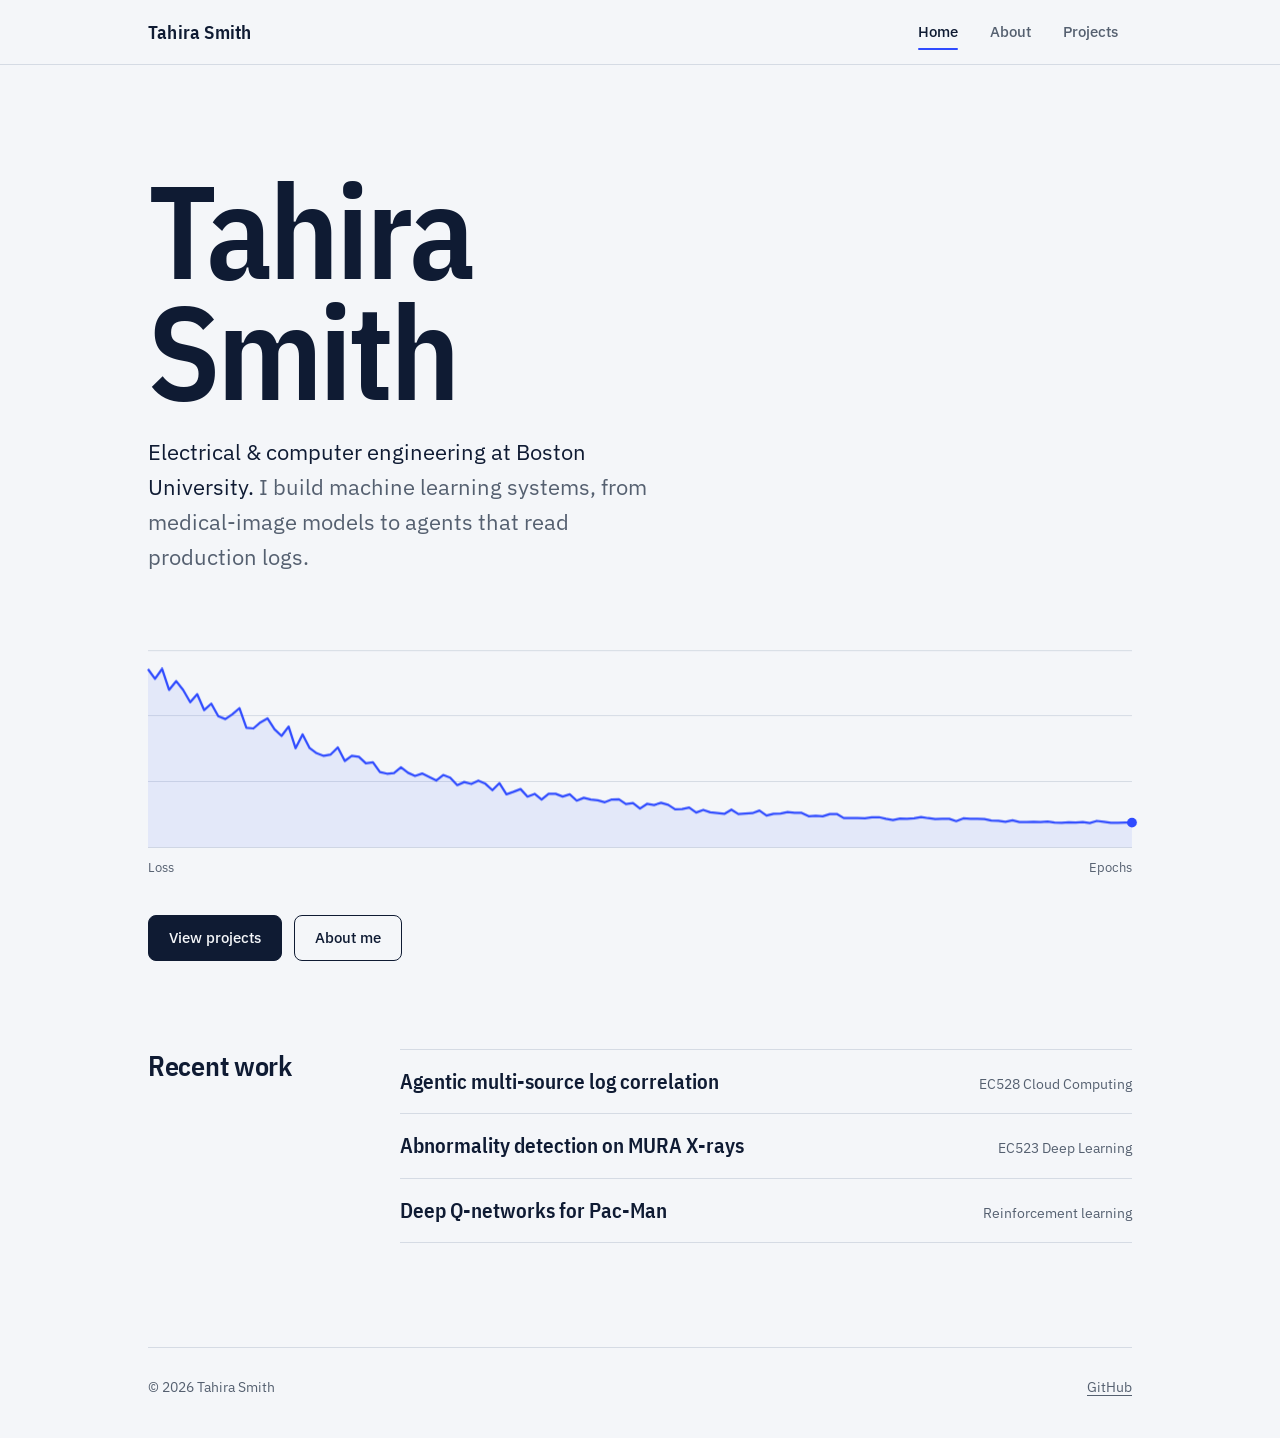
<file: index.html>
<!DOCTYPE html>
<html lang="en">
<head>
  <meta charset="utf-8">
  <meta name="viewport" content="width=device-width, initial-scale=1">
  <title>Tahira Smith | Electrical & Computer Engineering, Boston University</title>
  <meta name="description" content="Tahira Smith is an Electrical and Computer Engineering student at Boston University building machine learning systems: deep learning, reinforcement learning and LLM agents.">
  <meta name="author" content="Tahira Smith">
  <link rel="canonical" href="https://tahirasmith.github.io/">
  <meta name="robots" content="index, follow">
  <!-- Google Search Console: paste your verification tag here (see README) -->
  <!-- <meta name="google-site-verification" content="PASTE_CODE_HERE"> -->
  <meta property="og:type" content="website">
  <meta property="og:site_name" content="Tahira Smith">
  <meta property="og:title" content="Tahira Smith | Electrical & Computer Engineering, Boston University">
  <meta property="og:description" content="Tahira Smith is an Electrical and Computer Engineering student at Boston University building machine learning systems: deep learning, reinforcement learning and LLM agents.">
  <meta property="og:url" content="https://tahirasmith.github.io/">
  <meta name="twitter:card" content="summary">
  <meta name="theme-color" content="#f4f6f9" media="(prefers-color-scheme: light)">
  <meta name="theme-color" content="#0b1222" media="(prefers-color-scheme: dark)">
  <link rel="icon" href="/favicon.svg" type="image/svg+xml">
  <link rel="preconnect" href="https://fonts.googleapis.com">
  <link rel="preconnect" href="https://fonts.gstatic.com" crossorigin>
  <link rel="stylesheet" href="https://fonts.googleapis.com/css2?family=IBM+Plex+Sans+Condensed:wght@500;600&family=IBM+Plex+Sans:wght@400;500;600&display=swap">
  <link rel="stylesheet" href="/site.css">
  <script type="application/ld+json">
  {
    "@context": "https://schema.org",
    "@type": "Person",
    "name": "Tahira Smith",
    "url": "https://tahirasmith.github.io/",
    "jobTitle": "Electrical and Computer Engineering Student",
    "alumniOf": { "@type": "CollegeOrUniversity", "name": "Boston University" },
    "knowsAbout": ["Machine Learning", "Deep Learning", "Reinforcement Learning", "Cloud Computing", "LLM Agents"],
    "sameAs": ["https://github.com/tahirasmith"]
  }
  </script>
</head>
<body>
  <a class="skip" href="#content">Skip to content</a>
  <header class="bar">
    <div class="bar-inner">
      <a class="wordmark" href="/">Tahira Smith</a>
      <nav class="tabs" aria-label="Main">
        <a href="/" aria-current="page">Home<span class="tab-indicator" aria-hidden="true"></span></a>
        <a href="/about.html">About</a>
        <a href="/projects.html">Projects</a>
      </nav>
    </div>
  </header>
  <main id="content">
    <section class="hero">
      <h1>Tahira<br>Smith</h1>
      <p class="role">Electrical &amp; computer engineering at Boston University. <span>I build machine learning systems, from medical-image models to agents that read production logs.</span></p>
      <figure class="curve" aria-hidden="true">
        <svg viewBox="0 0 1000 220" role="presentation">
          <g class="grid"><line x1="0" y1="20" x2="1000" y2="20"/><line x1="0" y1="86" x2="1000" y2="86"/><line x1="0" y1="153" x2="1000" y2="153"/></g>
          <path class="area" d="M0.0 38.8 L7.1 48.6 L14.3 38.5 L21.4 59.8 L28.6 50.9 L35.7 59.9 L42.9 72.3 L50.0 64.2 L57.1 80.4 L64.3 73.8 L71.4 86.6 L78.6 89.5 L85.7 84.6 L92.9 78.4 L100.0 98.3 L107.1 99.0 L114.3 92.8 L121.4 88.8 L128.6 99.9 L135.7 106.6 L142.9 97.1 L150.0 119.1 L157.1 105.1 L164.3 119.0 L171.4 124.2 L178.6 126.9 L185.7 125.5 L192.9 118.3 L200.0 132.0 L207.1 126.9 L214.3 127.9 L221.4 134.5 L228.6 133.4 L235.7 143.3 L242.9 145.0 L250.0 144.3 L257.1 138.5 L264.3 144.1 L271.4 147.3 L278.6 144.8 L285.7 148.3 L292.9 151.9 L300.0 146.3 L307.1 149.1 L314.3 156.6 L321.4 153.5 L328.6 155.4 L335.7 152.1 L342.9 155.2 L350.0 161.8 L357.1 154.6 L364.3 165.9 L371.4 163.4 L378.6 160.6 L385.7 168.3 L392.9 165.5 L400.0 171.3 L407.1 165.5 L414.3 165.4 L421.4 168.2 L428.6 166.0 L435.7 172.4 L442.9 169.5 L450.0 171.2 L457.1 172.1 L464.3 174.0 L471.4 171.2 L478.6 171.0 L485.7 175.8 L492.9 174.8 L500.0 180.4 L507.1 175.7 L514.3 176.8 L521.4 174.6 L528.6 176.6 L535.7 181.2 L542.9 180.9 L550.0 179.4 L557.1 184.5 L564.3 181.8 L571.4 184.3 L578.6 185.0 L585.7 185.8 L592.9 181.5 L600.0 186.0 L607.1 185.6 L614.3 185.1 L621.4 182.5 L628.6 187.6 L635.7 185.8 L642.9 185.5 L650.0 184.0 L657.1 184.7 L664.3 184.8 L671.4 188.2 L678.6 187.8 L685.7 188.3 L692.9 186.0 L700.0 185.9 L707.1 190.1 L714.3 190.2 L721.4 190.2 L728.6 190.4 L735.7 189.4 L742.9 189.2 L750.0 190.8 L757.1 192.1 L764.3 190.5 L771.4 190.9 L778.6 190.3 L785.7 189.0 L792.9 190.2 L800.0 191.1 L807.1 190.9 L814.3 190.8 L821.4 193.2 L828.6 190.4 L835.7 190.9 L842.9 190.8 L850.0 191.2 L857.1 192.7 L864.3 192.8 L871.4 193.8 L878.6 192.3 L885.7 194.2 L892.9 194.2 L900.0 193.9 L907.1 194.2 L914.3 193.7 L921.4 194.6 L928.6 194.9 L935.7 194.5 L942.9 194.7 L950.0 194.1 L957.1 195.1 L964.3 193.0 L971.4 193.8 L978.6 195.0 L985.7 194.8 L992.9 194.6 L1000.0 194.7 L1000.0 220 L0 220 Z"/>
          <path class="trace" pathLength="1" d="M0.0 38.8 L7.1 48.6 L14.3 38.5 L21.4 59.8 L28.6 50.9 L35.7 59.9 L42.9 72.3 L50.0 64.2 L57.1 80.4 L64.3 73.8 L71.4 86.6 L78.6 89.5 L85.7 84.6 L92.9 78.4 L100.0 98.3 L107.1 99.0 L114.3 92.8 L121.4 88.8 L128.6 99.9 L135.7 106.6 L142.9 97.1 L150.0 119.1 L157.1 105.1 L164.3 119.0 L171.4 124.2 L178.6 126.9 L185.7 125.5 L192.9 118.3 L200.0 132.0 L207.1 126.9 L214.3 127.9 L221.4 134.5 L228.6 133.4 L235.7 143.3 L242.9 145.0 L250.0 144.3 L257.1 138.5 L264.3 144.1 L271.4 147.3 L278.6 144.8 L285.7 148.3 L292.9 151.9 L300.0 146.3 L307.1 149.1 L314.3 156.6 L321.4 153.5 L328.6 155.4 L335.7 152.1 L342.9 155.2 L350.0 161.8 L357.1 154.6 L364.3 165.9 L371.4 163.4 L378.6 160.6 L385.7 168.3 L392.9 165.5 L400.0 171.3 L407.1 165.5 L414.3 165.4 L421.4 168.2 L428.6 166.0 L435.7 172.4 L442.9 169.5 L450.0 171.2 L457.1 172.1 L464.3 174.0 L471.4 171.2 L478.6 171.0 L485.7 175.8 L492.9 174.8 L500.0 180.4 L507.1 175.7 L514.3 176.8 L521.4 174.6 L528.6 176.6 L535.7 181.2 L542.9 180.9 L550.0 179.4 L557.1 184.5 L564.3 181.8 L571.4 184.3 L578.6 185.0 L585.7 185.8 L592.9 181.5 L600.0 186.0 L607.1 185.6 L614.3 185.1 L621.4 182.5 L628.6 187.6 L635.7 185.8 L642.9 185.5 L650.0 184.0 L657.1 184.7 L664.3 184.8 L671.4 188.2 L678.6 187.8 L685.7 188.3 L692.9 186.0 L700.0 185.9 L707.1 190.1 L714.3 190.2 L721.4 190.2 L728.6 190.4 L735.7 189.4 L742.9 189.2 L750.0 190.8 L757.1 192.1 L764.3 190.5 L771.4 190.9 L778.6 190.3 L785.7 189.0 L792.9 190.2 L800.0 191.1 L807.1 190.9 L814.3 190.8 L821.4 193.2 L828.6 190.4 L835.7 190.9 L842.9 190.8 L850.0 191.2 L857.1 192.7 L864.3 192.8 L871.4 193.8 L878.6 192.3 L885.7 194.2 L892.9 194.2 L900.0 193.9 L907.1 194.2 L914.3 193.7 L921.4 194.6 L928.6 194.9 L935.7 194.5 L942.9 194.7 L950.0 194.1 L957.1 195.1 L964.3 193.0 L971.4 193.8 L978.6 195.0 L985.7 194.8 L992.9 194.6 L1000.0 194.7"/>
          <circle class="halo" cx="1000" cy="194.7" r="5"/>
          <circle class="head" cx="1000" cy="194.7" r="5"/>
        </svg>
        <figcaption><span>Loss</span><span>Epochs</span></figcaption>
      </figure>
      <div class="actions">
        <a class="button primary" href="/projects.html">View projects</a>
        <a class="button" href="/about.html">About me</a>
      </div>
    </section>

    <section class="recent" aria-labelledby="recent-h">
      <h2 id="recent-h">Recent work</h2>
      <ul>
        <li><a href="/projects.html"><span>Agentic multi-source log correlation</span><span>EC528 Cloud Computing</span></a></li>
        <li><a href="/projects.html"><span>Abnormality detection on MURA X-rays</span><span>EC523 Deep Learning</span></a></li>
        <li><a href="/projects.html"><span>Deep Q-networks for Pac-Man</span><span>Reinforcement learning</span></a></li>
      </ul>
    </section>
  </main>
  <footer>
    <span>© 2026 Tahira Smith</span>
    <a href="https://github.com/tahirasmith" rel="me">GitHub</a>
  </footer>
</body>
</html>
</file>
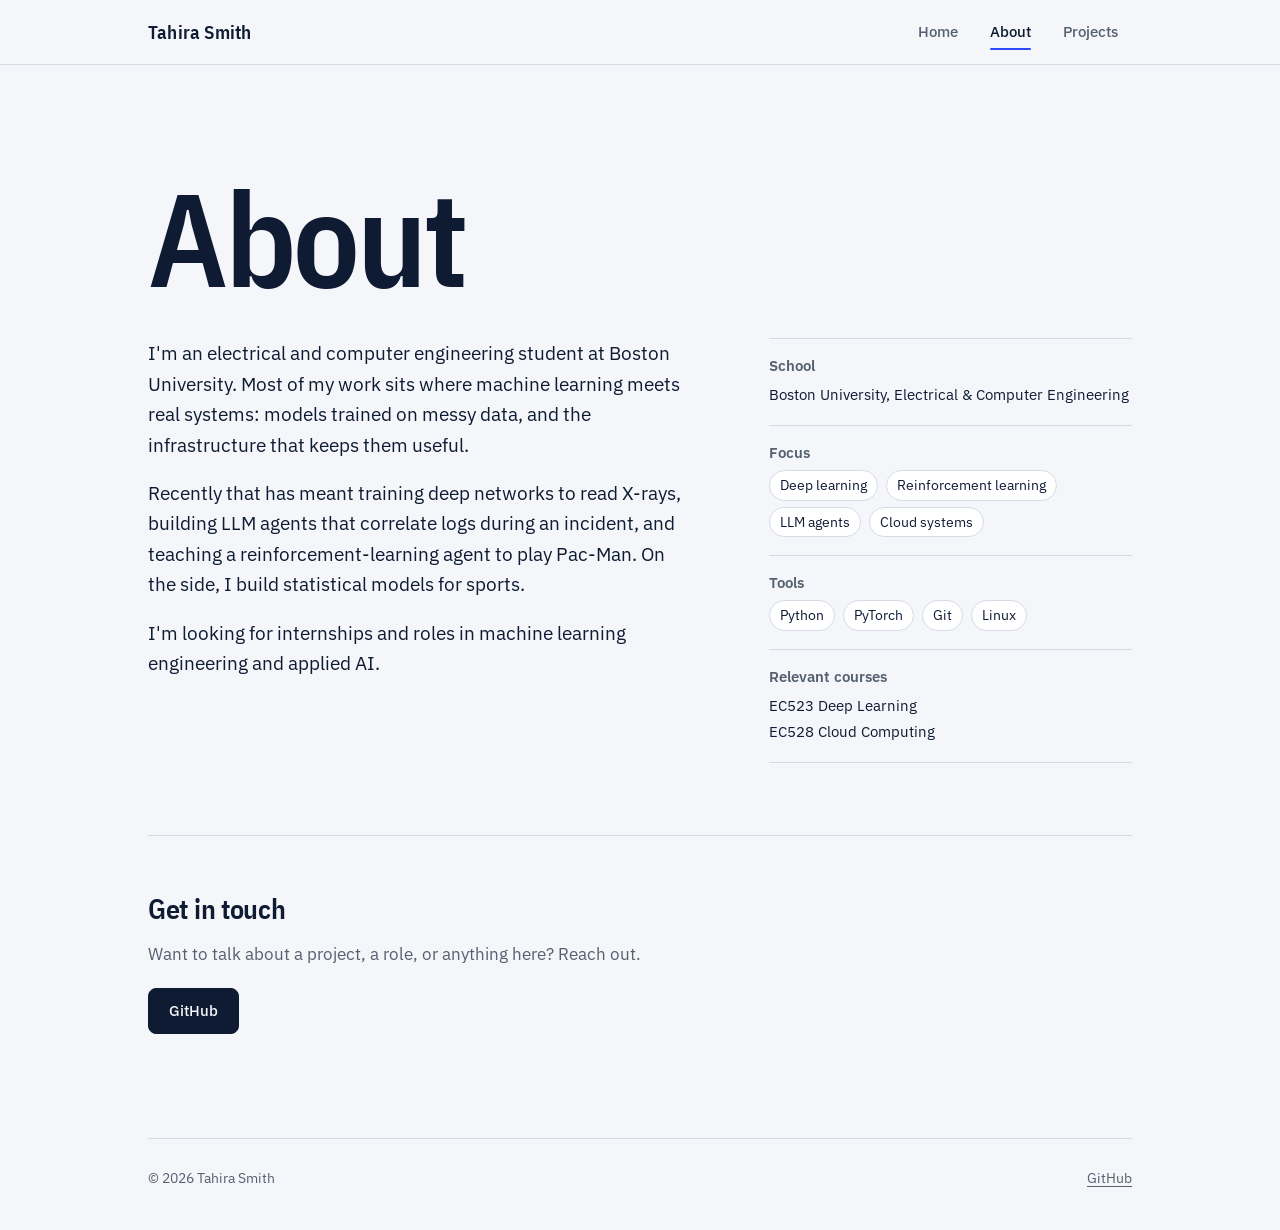
<file: about.html>
<!DOCTYPE html>
<html lang="en">
<head>
  <meta charset="utf-8">
  <meta name="viewport" content="width=device-width, initial-scale=1">
  <title>About | Tahira Smith</title>
  <meta name="description" content="About Tahira Smith, an Electrical and Computer Engineering student at Boston University focused on machine learning, LLM agents and cloud systems.">
  <meta name="author" content="Tahira Smith">
  <link rel="canonical" href="https://tahirasmith.github.io/about.html">
  <meta name="robots" content="index, follow">
  <!-- Google Search Console: paste your verification tag here (see README) -->
  <!-- <meta name="google-site-verification" content="PASTE_CODE_HERE"> -->
  <meta property="og:type" content="website">
  <meta property="og:site_name" content="Tahira Smith">
  <meta property="og:title" content="About | Tahira Smith">
  <meta property="og:description" content="About Tahira Smith, an Electrical and Computer Engineering student at Boston University focused on machine learning, LLM agents and cloud systems.">
  <meta property="og:url" content="https://tahirasmith.github.io/about.html">
  <meta name="twitter:card" content="summary">
  <meta name="theme-color" content="#f4f6f9" media="(prefers-color-scheme: light)">
  <meta name="theme-color" content="#0b1222" media="(prefers-color-scheme: dark)">
  <link rel="icon" href="/favicon.svg" type="image/svg+xml">
  <link rel="preconnect" href="https://fonts.googleapis.com">
  <link rel="preconnect" href="https://fonts.gstatic.com" crossorigin>
  <link rel="stylesheet" href="https://fonts.googleapis.com/css2?family=IBM+Plex+Sans+Condensed:wght@500;600&family=IBM+Plex+Sans:wght@400;500;600&display=swap">
  <link rel="stylesheet" href="/site.css">
</head>
<body>
  <a class="skip" href="#content">Skip to content</a>
  <header class="bar">
    <div class="bar-inner">
      <a class="wordmark" href="/">Tahira Smith</a>
      <nav class="tabs" aria-label="Main">
        <a href="/">Home</a>
        <a href="/about.html" aria-current="page">About<span class="tab-indicator" aria-hidden="true"></span></a>
        <a href="/projects.html">Projects</a>
      </nav>
    </div>
  </header>
  <main id="content">
    <header class="page-head">
      <h1>About</h1>
    </header>
    <div class="about">
      <div class="bio">
        <!-- EDIT ME: rewrite these paragraphs in your own voice -->
        <p>I'm an electrical and computer engineering student at Boston University. Most of my work sits where machine learning meets real systems: models trained on messy data, and the infrastructure that keeps them useful.</p>
        <p>Recently that has meant training deep networks to read X-rays, building LLM agents that correlate logs during an incident, and teaching a reinforcement-learning agent to play Pac-Man. On the side, I build statistical models for sports.</p>
        <p>I'm looking for internships and roles in machine learning engineering and applied AI.</p>
      </div>
      <aside class="facts">
        <div class="fact">
          <h2>School</h2>
          <ul><li>Boston University, Electrical &amp; Computer Engineering</li></ul>
        </div>
        <div class="fact">
          <h2>Focus</h2>
          <ul class="chips"><li>Deep learning</li><li>Reinforcement learning</li><li>LLM agents</li><li>Cloud systems</li></ul>
        </div>
        <div class="fact">
          <h2>Tools</h2>
          <ul class="chips"><li>Python</li><li>PyTorch</li><li>Git</li><li>Linux</li></ul>
        </div>
        <div class="fact">
          <h2>Relevant courses</h2>
          <ul><li>EC523 Deep Learning</li><li>EC528 Cloud Computing</li></ul>
        </div>
      </aside>
    </div>
    <section class="contact" id="contact">
      <h2>Get in touch</h2>
      <p>Want to talk about a project, a role, or anything here? Reach out.</p>
      <div class="actions">
        <a class="button primary" href="https://github.com/tahirasmith" rel="me">GitHub</a>
        <!-- EDIT ME: uncomment and fill in -->
        <!-- <a class="button" href="https://www.linkedin.com/in/YOUR-HANDLE" rel="me">LinkedIn</a> -->
        <!-- <a class="button" href="mailto:you@example.com">Email</a> -->
        <!-- <a class="button" href="/resume.pdf">Résumé (PDF)</a> -->
      </div>
    </section>
  </main>
  <footer>
    <span>© 2026 Tahira Smith</span>
    <a href="https://github.com/tahirasmith" rel="me">GitHub</a>
  </footer>
</body>
</html>
</file>
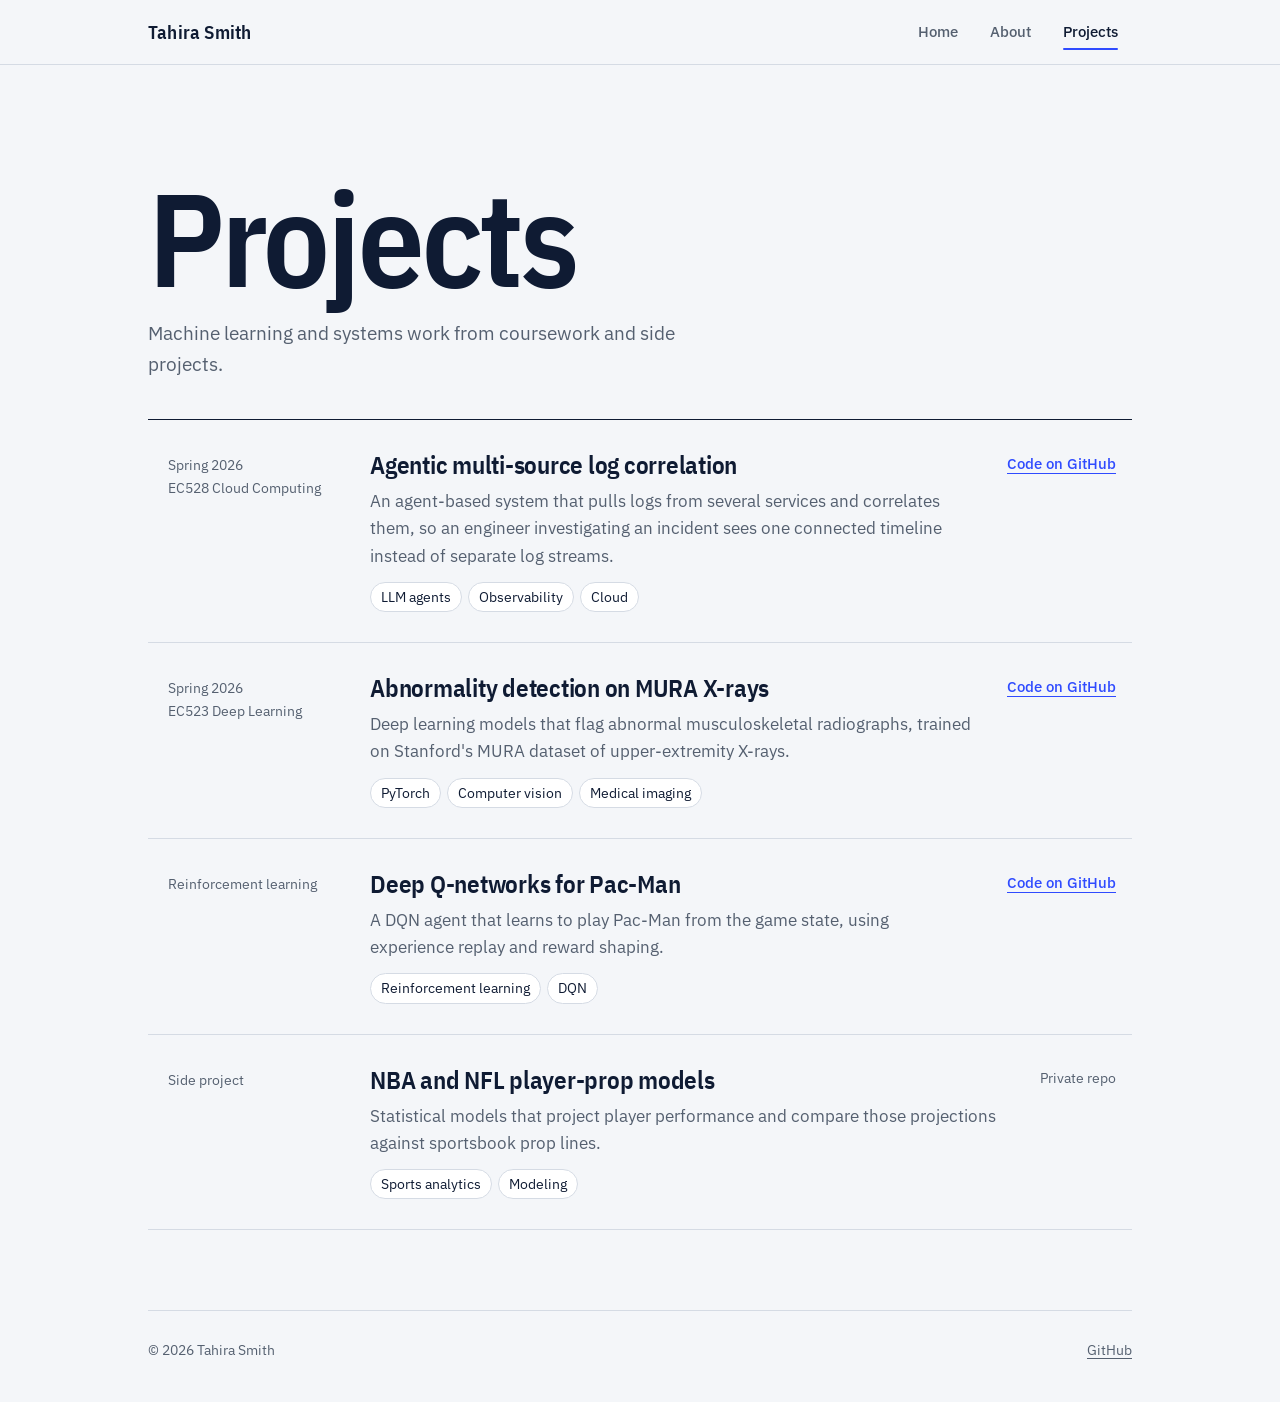
<file: projects.html>
<!DOCTYPE html>
<html lang="en">
<head>
  <meta charset="utf-8">
  <meta name="viewport" content="width=device-width, initial-scale=1">
  <title>Projects | Tahira Smith</title>
  <meta name="description" content="Projects by Tahira Smith: LLM agents for incident log analysis, deep learning on MURA X-rays, a DQN Pac-Man agent and sports prediction models.">
  <meta name="author" content="Tahira Smith">
  <link rel="canonical" href="https://tahirasmith.github.io/projects.html">
  <meta name="robots" content="index, follow">
  <!-- Google Search Console: paste your verification tag here (see README) -->
  <!-- <meta name="google-site-verification" content="PASTE_CODE_HERE"> -->
  <meta property="og:type" content="website">
  <meta property="og:site_name" content="Tahira Smith">
  <meta property="og:title" content="Projects | Tahira Smith">
  <meta property="og:description" content="Projects by Tahira Smith: LLM agents for incident log analysis, deep learning on MURA X-rays, a DQN Pac-Man agent and sports prediction models.">
  <meta property="og:url" content="https://tahirasmith.github.io/projects.html">
  <meta name="twitter:card" content="summary">
  <meta name="theme-color" content="#f4f6f9" media="(prefers-color-scheme: light)">
  <meta name="theme-color" content="#0b1222" media="(prefers-color-scheme: dark)">
  <link rel="icon" href="/favicon.svg" type="image/svg+xml">
  <link rel="preconnect" href="https://fonts.googleapis.com">
  <link rel="preconnect" href="https://fonts.gstatic.com" crossorigin>
  <link rel="stylesheet" href="https://fonts.googleapis.com/css2?family=IBM+Plex+Sans+Condensed:wght@500;600&family=IBM+Plex+Sans:wght@400;500;600&display=swap">
  <link rel="stylesheet" href="/site.css">
</head>
<body>
  <a class="skip" href="#content">Skip to content</a>
  <header class="bar">
    <div class="bar-inner">
      <a class="wordmark" href="/">Tahira Smith</a>
      <nav class="tabs" aria-label="Main">
        <a href="/">Home</a>
        <a href="/about.html">About</a>
        <a href="/projects.html" aria-current="page">Projects<span class="tab-indicator" aria-hidden="true"></span></a>
      </nav>
    </div>
  </header>
  <main id="content">
    <header class="page-head">
      <h1>Projects</h1>
      <p>Machine learning and systems work from coursework and side projects.</p>
    </header>
    <ul class="projects">
      <li class="project">
        <div class="when">Spring 2026<br>EC528 Cloud Computing</div>
        <div>
          <h2 class="h3">Agentic multi-source log correlation</h2>
          <p>An agent-based system that pulls logs from several services and correlates them, so an engineer investigating an incident sees one connected timeline instead of separate log streams.</p>
          <ul class="chips"><li>LLM agents</li><li>Observability</li><li>Cloud</li></ul>
        </div>
        <a class="link" href="https://github.com/BU-EC528-Spring-2026/Agentic-Multi-Source-Log-Correlation-for-Incident-Analysis">Code on GitHub</a>
      </li>
      <li class="project">
        <div class="when">Spring 2026<br>EC523 Deep Learning</div>
        <div>
          <h2 class="h3">Abnormality detection on MURA X-rays</h2>
          <p>Deep learning models that flag abnormal musculoskeletal radiographs, trained on Stanford's MURA dataset of upper-extremity X-rays.</p>
          <ul class="chips"><li>PyTorch</li><li>Computer vision</li><li>Medical imaging</li></ul>
        </div>
        <a class="link" href="https://github.com/tahirasmith/EC523-Deep-Learning-MURA">Code on GitHub</a>
      </li>
      <li class="project">
        <div class="when">Reinforcement learning</div>
        <div>
          <h2 class="h3">Deep Q-networks for Pac-Man</h2>
          <p>A DQN agent that learns to play Pac-Man from the game state, using experience replay and reward shaping.</p>
          <ul class="chips"><li>Reinforcement learning</li><li>DQN</li></ul>
        </div>
        <a class="link" href="https://github.com/k-abai/Deep-Q-Networks-for-Pac-Man">Code on GitHub</a>
      </li>
      <li class="project">
        <div class="when">Side project</div>
        <div>
          <h2 class="h3">NBA and NFL player-prop models</h2>
          <p>Statistical models that project player performance and compare those projections against sportsbook prop lines.</p>
          <ul class="chips"><li>Sports analytics</li><li>Modeling</li></ul>
        </div>
        <span class="private">Private repo</span>
      </li>
    </ul>
  </main>
  <footer>
    <span>© 2026 Tahira Smith</span>
    <a href="https://github.com/tahirasmith" rel="me">GitHub</a>
  </footer>
</body>
</html>
</file>
<file: site.css>
/* Tahira Smith — personal site
   Palette: cool monochrome + cobalt signal (from ui-ux-pro-max "Portfolio/Personal")
   Type: IBM Plex Sans Condensed (display) + IBM Plex Sans (text) */

:root {
  --bg: #f4f6f9;
  --surface: #ffffff;
  --ink: #0f1b33;
  --muted: #556070;
  --line: #d5dbe4;
  --signal: #2f4bff;
  --signal-soft: rgba(47, 75, 255, 0.08);

  --display: "IBM Plex Sans Condensed", "Arial Narrow", sans-serif;
  --text: "IBM Plex Sans", ui-sans-serif, system-ui, sans-serif;

  --max: 1080px;
  --gutter: clamp(20px, 5vw, 48px);
  --ease-out: cubic-bezier(.2, .7, .2, 1);
  color-scheme: light dark;
}
@media (prefers-color-scheme: dark) {
  :root {
    --bg: #0b1222;
    --surface: #111a2e;
    --ink: #e6ebf5;
    --muted: #95a0b4;
    --line: #233049;
    --signal: #8496ff;
    --signal-soft: rgba(132, 150, 255, 0.1);
  }
}

* { box-sizing: border-box; }
html { -webkit-text-size-adjust: 100%; }
body {
  margin: 0;
  background: var(--bg);
  color: var(--ink);
  font: 400 17px/1.6 var(--text);
  -webkit-font-smoothing: antialiased;
}
a { color: inherit; }
:focus-visible { outline: 2px solid var(--signal); outline-offset: 3px; border-radius: 2px; }
.skip { position: absolute; left: -9999px; }
.skip:focus { left: 16px; top: 12px; background: var(--surface); padding: 8px 12px; z-index: 10; }

/* ---------- Top bar + tabs ---------- */
.bar {
  view-transition-name: bar;
  position: sticky; top: 0; z-index: 5;
  background: color-mix(in srgb, var(--bg) 88%, transparent);
  backdrop-filter: blur(10px);
  -webkit-backdrop-filter: blur(10px);
  border-bottom: 1px solid var(--line);
}
.bar-inner {
  max-width: var(--max); margin: 0 auto; padding: 0 var(--gutter);
  height: 64px; display: flex; align-items: center; justify-content: space-between;
}
.wordmark { font: 600 19px/1 var(--display); text-decoration: none; letter-spacing: .01em; }
.tabs { display: flex; gap: 4px; }
.tabs a {
  position: relative;
  text-decoration: none; font-size: 15px; font-weight: 500; color: var(--muted);
  padding: 10px 14px; min-height: 44px; display: inline-flex; align-items: center;
  border-radius: 6px; transition: color .15s, background-color .15s;
}
.tabs a:hover { color: var(--ink); background: var(--signal-soft); }
.tabs a[aria-current="page"] { color: var(--ink); }
.tab-indicator {
  view-transition-name: tab-indicator;
  position: absolute; left: 14px; right: 14px; bottom: 4px; height: 2px;
  background: var(--signal); border-radius: 2px;
}

/* ---------- Page shell ---------- */
main {
  view-transition-name: page;
  max-width: var(--max); margin: 0 auto; padding: 0 var(--gutter);
}
.page-head { padding: clamp(56px, 10vw, 112px) 0 40px; }
.page-head h1, .hero h1 {
  font: 600 clamp(52px, 10.5vw, 132px)/.92 var(--display);
  letter-spacing: -.025em; margin: 0;
}
.page-head p { color: var(--muted); font-size: 19px; max-width: 52ch; margin: 20px 0 0; }
h2 { font: 600 28px/1.2 var(--display); letter-spacing: -.01em; margin: 0 0 16px; }
h3 { font: 600 22px/1.25 var(--display); margin: 0; }
p { max-width: 66ch; }

.button {
  display: inline-flex; align-items: center; gap: 8px; min-height: 46px;
  padding: 0 20px; border-radius: 8px; font-weight: 500; font-size: 15px;
  text-decoration: none; border: 1.5px solid var(--ink);
  transition: background-color .15s, color .15s, border-color .15s;
}
.button.primary { background: var(--ink); color: var(--bg); }
.button.primary:hover { background: var(--signal); border-color: var(--signal); color: #fff; }
.button:not(.primary):hover { border-color: var(--signal); color: var(--signal); }
.actions { display: flex; flex-wrap: wrap; gap: 12px; }

/* ---------- Home hero: the loss curve ---------- */
.hero { padding: clamp(56px, 9vw, 104px) 0 0; }
.hero .role { font-size: clamp(18px, 2.2vw, 22px); margin: 22px 0 0; max-width: 40ch; }
.hero .role span { color: var(--muted); }

.curve { margin: clamp(32px, 6vw, 56px) 0 0; position: relative; }
.curve svg { display: block; width: 100%; height: auto; overflow: visible; }
.curve .grid line { stroke: var(--line); stroke-width: 1; vector-effect: non-scaling-stroke; }
.curve .trace {
  fill: none; stroke: var(--signal); stroke-width: 2.25; stroke-linejoin: round;
  vector-effect: non-scaling-stroke;
  stroke-dasharray: 1; stroke-dashoffset: 1;
  animation: draw 2.4s var(--ease-out) .25s forwards;
}
.curve .area { fill: var(--signal-soft); opacity: 0; animation: fade .8s ease 2.1s forwards; }
.curve .head { fill: var(--signal); opacity: 0; animation: fade .3s ease 2.5s forwards; }
.curve .halo { fill: var(--signal); opacity: 0; transform-box: fill-box; transform-origin: center; animation: pulse 2.4s ease-out 2.7s 3; }
.curve figcaption {
  display: flex; justify-content: space-between; gap: 16px;
  font-size: 13px; color: var(--muted); padding-top: 10px; border-top: 1px solid var(--line);
}
@keyframes draw { to { stroke-dashoffset: 0; } }
@keyframes fade { to { opacity: 1; } }
@keyframes pulse { 0% { opacity: .35; transform: scale(1); } 100% { opacity: 0; transform: scale(5); } }

.hero .actions { margin: 36px 0 0; }

/* ---------- Home: recent work strip ---------- */
.recent { padding: 88px 0 24px; display: grid; grid-template-columns: 220px 1fr; gap: 32px; }
.recent ul { list-style: none; margin: 0; padding: 0; border-top: 1px solid var(--line); }
.recent li { border-bottom: 1px solid var(--line); }
.recent a {
  display: flex; justify-content: space-between; align-items: baseline; gap: 16px;
  padding: 18px 0; text-decoration: none;
}
.recent a span:first-child { font: 600 21px/1.3 var(--display); transition: color .15s; }
.recent a span:last-child { color: var(--muted); font-size: 14px; white-space: nowrap; }
.recent a:hover span:first-child { color: var(--signal); }

/* ---------- About ---------- */
.about { display: grid; grid-template-columns: minmax(0, 1.5fr) minmax(0, 1fr); gap: clamp(32px, 6vw, 80px); padding-bottom: 32px; }
.about .bio p { font-size: 19px; margin: 0 0 18px; }
.facts { border-top: 1px solid var(--line); }
.fact { padding: 18px 0; border-bottom: 1px solid var(--line); }
.fact h2 { font-size: 15px; font-family: var(--text); font-weight: 600; color: var(--muted); letter-spacing: 0; margin: 0 0 8px; }
.fact ul { list-style: none; margin: 0; padding: 0; display: flex; flex-wrap: wrap; gap: 6px 8px; }
.fact ul:not(.chips) { flex-direction: column; gap: 2px; }
.fact li { font-size: 15px; }
.chips li { border: 1px solid var(--line); background: var(--surface); padding: 3px 10px; border-radius: 999px; font-size: 14px; }
.contact { padding: 56px 0 24px; border-top: 1px solid var(--line); margin-top: 40px; }
.contact p { color: var(--muted); margin: 0 0 20px; }

/* ---------- Projects ---------- */
.projects { list-style: none; margin: 0; padding: 0; border-top: 1px solid var(--ink); }
.project {
  position: relative;
  display: grid; grid-template-columns: 170px minmax(0, 1fr) auto; gap: 8px 32px;
  padding: 30px 16px 30px 20px; border-bottom: 1px solid var(--line);
  transition: background-color .2s;
}
.project::before {
  content: ""; position: absolute; left: 0; top: 0; bottom: 0; width: 3px; background: var(--signal);
  transform: scaleY(0); transform-origin: top; transition: transform .25s var(--ease-out);
}
.project:hover, .project:focus-within { background: var(--surface); }
.project:hover::before, .project:focus-within::before { transform: scaleY(1); }
.project .when { color: var(--muted); font-size: 14px; padding-top: 4px; }
.project p { color: var(--muted); margin: 8px 0 12px; }
.project .chips { list-style: none; padding: 0; margin: 0; display: flex; flex-wrap: wrap; gap: 6px; }
.project .link { align-self: start; padding-top: 2px; font-size: 15px; font-weight: 500; color: var(--signal); text-underline-offset: 4px; white-space: nowrap; }
.project .private { align-self: start; padding-top: 2px; font-size: 14px; color: var(--muted); }

/* ---------- Footer ---------- */
footer {
  width: min(calc(100% - 2 * var(--gutter)), calc(var(--max) - 2 * var(--gutter)));
  margin: 80px auto 0; padding: 28px 0 40px;
  display: flex; justify-content: space-between; gap: 16px; flex-wrap: wrap;
  color: var(--muted); font-size: 14px; border-top: 1px solid var(--line);
}
footer a { text-underline-offset: 3px; }

/* ---------- Tab-to-tab transitions (Chrome, Edge, Safari 18+) ---------- */
@view-transition { navigation: auto; }
::view-transition-old(page) { animation: page-out .18s ease-in both; }
::view-transition-new(page) { animation: page-in .32s var(--ease-out) both; }
::view-transition-group(tab-indicator) { animation-duration: .35s; animation-timing-function: var(--ease-out); }
@keyframes page-out { to { opacity: 0; transform: translateY(-6px); } }
@keyframes page-in { from { opacity: 0; transform: translateY(10px); } }

/* ---------- Responsive ---------- */
@media (max-width: 760px) {
  .recent, .about { grid-template-columns: 1fr; }
  .recent { padding-top: 64px; gap: 8px; }
  .project { grid-template-columns: 1fr; padding: 24px 12px 24px 16px; }
  .project .when { padding: 0; }
}
@media (max-width: 480px) {
  .wordmark { font-size: 17px; }
  .tabs a { padding: 10px 9px; font-size: 14px; }
  .tab-indicator { left: 9px; right: 9px; }
  .recent a { flex-direction: column; gap: 4px; }
}

/* ---------- Reduced motion: show final states, no movement ---------- */
@media (prefers-reduced-motion: reduce) {
  *, *::before, *::after { animation: none !important; transition: none !important; }
  .curve .trace { stroke-dashoffset: 0; }
  .curve .area, .curve .head { opacity: 1; }
  ::view-transition-group(*), ::view-transition-old(*), ::view-transition-new(*) { animation: none !important; }
}

.project h2 { font-size: 25px; margin: 0; }
</file>
